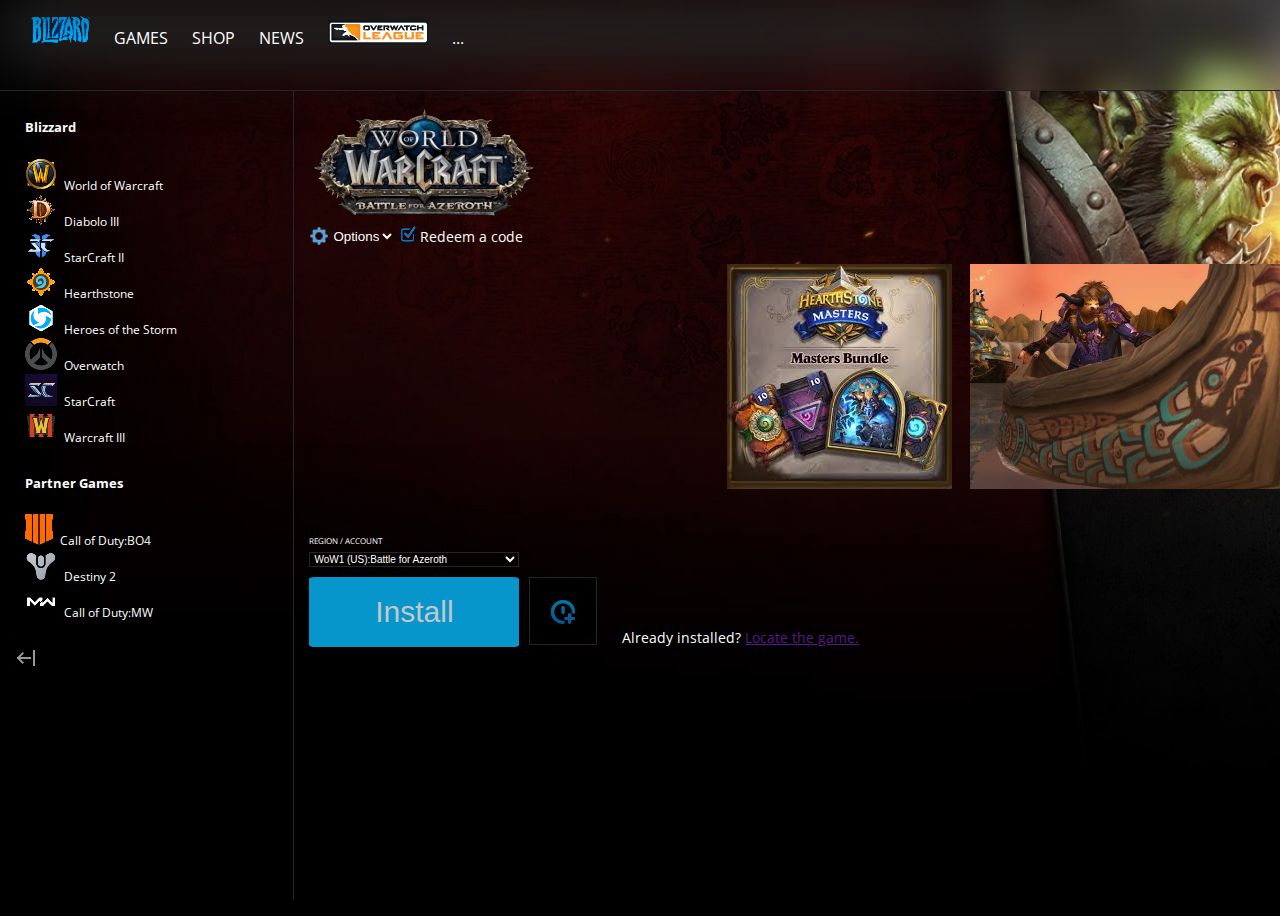
<file: index.html>
<!DOCTYPE html>
<html lang="en">

<head>
  <meta charset="utf-8">
  <title>Battle.net-Games</title>

  <link rel="stylesheet" media="screen" href="CSS_index.css">
  <meta name="viewport" content="width=device-width, initial-scale=1.0">
  <meta name="author" content="Kremena">
  <link href="https://fonts.googleapis.com/css?family=Open+Sans:400,600,700&display=swap" rel="stylesheet">
</head>

<body id="games">
  <header class="headerK">
    <!--header bg-->
    <div class="nav-bg"> </div>
    <!--header nav-->
    <nav class="navK">
      <a href="#" class="imgMenu"><img src="images/blizz.png" class="bliz_button"></a>
      <a href="index.html">games</a>
      <a href="shop.html">shop</a>
      <a href="news.html">news</a>
      <a href="#" class="imgMenu"><img src="images/overwatchL.png" class="bliz_button"></a>
      <a href="settings.html">...</a>
    </nav>
    <!-- birthe works on this
    <div class="bartopright">
      <span><img src=""></span>
      <span><img src=""></span>
      <span><img src=""></span>
      <span><img src=""></span>
    </div> -->

  </header>
  <!--main article-->
  <div class="mainK">
    <div class="Wow_logo"><img src="images/WoW_logo.png" class="WoW_logo"></div>
    <div class="OptRedeem">
      <img src="images/bluecog.png"><select name="options" class="OptionsK">
        <option value="Options">Options</option>
      </select>
      <span class="RedeemK"><img src="images/blue_check_box.png"> Redeem a code</span>
    </div>
    <div class="videos">
      <span class="videoK"><iframe width="400" height="225" src="https://www.youtube.com/embed/wzq3sCT9NO4" frameborder="0" allow="accelerometer; autoplay; encrypted-media; gyroscope; picture-in-picture" allowfullscreen></iframe></span>
      <span class="Hearthstone"><img src="images/HearthStone.jpeg" alt="HearthStone"></span>
      <span class="microholiday"><img src="images/MicroHoliday.jpg" alt="micro-holiday"></span>
    </div>
    <footer>
      <label class="labelK">Region / Account</label>
      <select name="region" class="regionK">
        <option value="wowus">WoW1 (US):Battle for Azeroth</option>
        <option value="woweu">WoW1 (EU):Battle for Azeroth</option>
      </select>
      <div class="bottomLine">
        <span class="ButtonK"><button type="button" name="Install" class="buttonK">Install</button></span>
        <span class="on"><img src="images/on.png" class="ON"></span>
        <span> Already installed? <a href="" download="file name here"> Locate the game.</a></span>
      </div>
    </footer>
  </div>
  <!--left menu-->
  <aside>
    <h5>Blizzard</h5>
    <ul>
      <li class="WoW">World of Warcraft</li>
      <li class="Diabolo">Diabolo III</li>
      <li class="SCII">StarCraft II</li>
      <li class="HS">Hearthstone</li>
      <li class="HoS">Heroes of the Storm</li>
      <li class="Overwatch">Overwatch</li>
      <li class="SC">StarCraft</li>
      <li class="WC">Warcraft III</li>
    </ul>
    <h5>Partner Games</h5>
    <ul>
      <li class="CoD">Call of Duty:BO4</li>
      <li class="Destiny2">Destiny 2</li>
      <li class="CoDMW">Call of Duty:MW</li>
    </ul>
    <footer><img src="images/back_arrow.png" alt="back arrow"></footer>
  </aside>

</body>

</html>
</file>
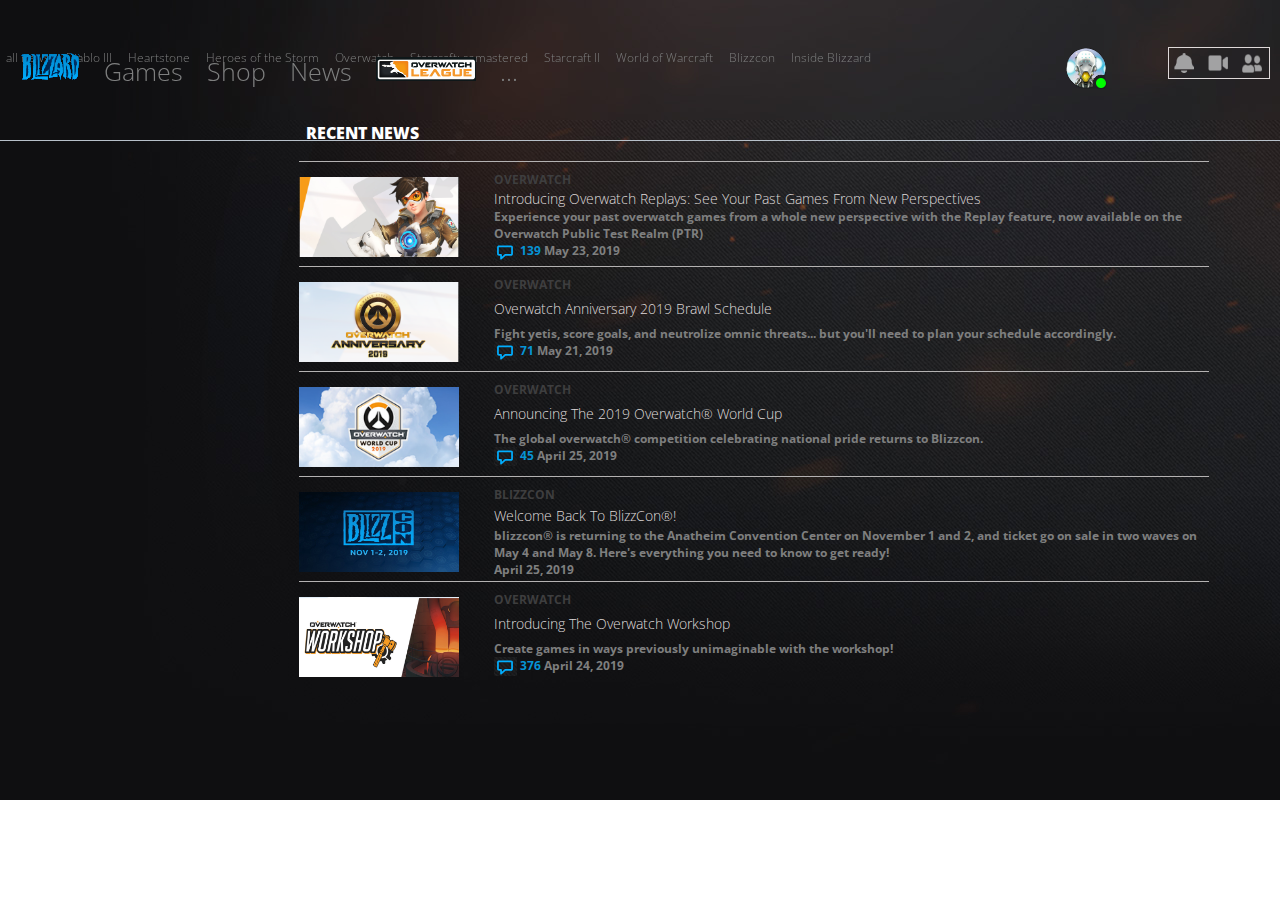
<file: news.html>
<!DOCTYPE html>
<html lang="en">
<head>
    <meta charset="UTF-8">
    <meta name="viewport" content="width=device-width, initial-scale=1.0">
    <link rel="stylesheet" media="screen" href="style.css">
    <title>Battle.net - News</title>
    <link href="https://fonts.googleapis.com/css?family=Open+Sans:400,600,700&display=swap" rel="stylesheet">
</head>
<body id= "news">

<div class="news-page"> 

<header class="df jc-sb">
    <nav class="navB">
        <div class="nav-left">
            <a href="/blizz/"><img src="images/blizz.png" class="bliz_button"></a>
            <a href="index.html">games</a>
            <a href="news.html">shop</a>
            <a href="news.html">news</a>
            <a href="#"><img src="images/overwatchL.png"></a>
            <a href="settings.html">...</a>
        </div> 
    </nav>
    <div class="df">
            <div class="header-profile">
                <a class="profile"><img src='images/profile.png' alt="profile"> </a>
            </div> 
            <div class="header-img">          
                <a class="bell"><img src='images/bell.png' alt="bell"></a>
                <a class="video"><img src='images/video.png' alt="video"></a>
                <a class="user"><img src='images/user.png' alt="user"></a>     
            </div>  
    </div>
                                     
</header>


<div class="nav-right">
        <ul>
          <li><a href="all news">all news</a></li>
          <li><a href="Diablo III">Diablo III</a></li>
          <li><a href="Heartstone">Heartstone</a></li>
          <li><a href="Heroes of the Storm">Heroes of the Storm</a></li>
          <li><a href="Overwatch">Overwatch</a></li>
          <li><a href="Starcraft: remastered">Starcraft: remastered</a></li>
          <li><a href="Starcraft II">Starcraft II</a></li>
          <li><a href="World of Warcraft">World of Warcraft</a></li>
          <li><a href="Blizzcon">Blizzcon</a></li>
          <li><a href="Inside Blizzard">Inside Blizzard</a></li>
        </ul>
</div>  



<div class="article">
        <H2>RECENT NEWS</H2>
    <div class="news1"> 
        <H1>OVERWATCH</H1>
        <H3>Introducing overwatch replays: see your past games from new perspectives</H3>
     <p>Experience your past overwatch games from a whole new perspective with the Replay feature, now available on the <br> 
        Overwatch Public Test Realm (PTR) <br> 
        <a class="comment"><img src='images/comments.png' alt="comment"></a>
        <span>139</span> May 23, 2019</p>
    </div>

    <a class="tracer">
    <img src='images/tracer.png' alt="tracer"></a>

    <div class="news2">
        <H1>OVERWATCH</H1>
        <H3>overwatch anniversary 2019 brawl schedule</H3>
    <p>Fight yetis, score goals, and neutrolize omnic threats... but you'll need to plan your schedule accordingly.<br> 
        <a class="comment"><img src='images/comments.png' alt="comment"></a>
        <span>71</span> May 21, 2019</p>
    </div>

    <a class="anniversary"><img src='images/anniversary.png' alt="anniversary"></a>

    <div class="news3"> 
        <H1>OVERWATCH</H1>
        <H3>announcing the 2019 overwatch® world cup</H3>
    <p>The global overwatch® competition celebrating national pride returns to Blizzcon.<br> 
        <a class="comment"><img src='images/comments.png' alt="comment"></a>
        <span>45</span> April 25, 2019 </p>
    </div>

    <a class="worldcup">
    <img src='images/worldcup.png' alt="worldcup"></a>
    

    <div class="news4"> 
        <H1>BLIZZCON</H1>
        <H3>Welcome back to blizzCon®!</H3>
    <p>blizzcon® is returning to the Anatheim Convention Center on November 1 and 2, and ticket go on sale in two waves on
         May 4 and May 8. Here's everything you need to know to get ready!<br> 
         April 25, 2019</p>
        </div>

    <a class="blizzcon">
    <img src='images/blizzcon.jpg' alt="blizzcon"></a>

    <div class="news5"> 
        <H1>OVERWATCH</H1>
        <H3>Introducing the overwatch workshop</H3>
    <p>Create games in ways previously unimaginable with the workshop!<br> 
        <a class="comment"><img src='images/comments.png' alt="comment"></a>
        <span>376</span> April 24, 2019 </p></div>

    <a class="workshop">
    <img src='images/Workshop.png' alt="workshop"> </a>

</div>
</body>
</html>
</file>
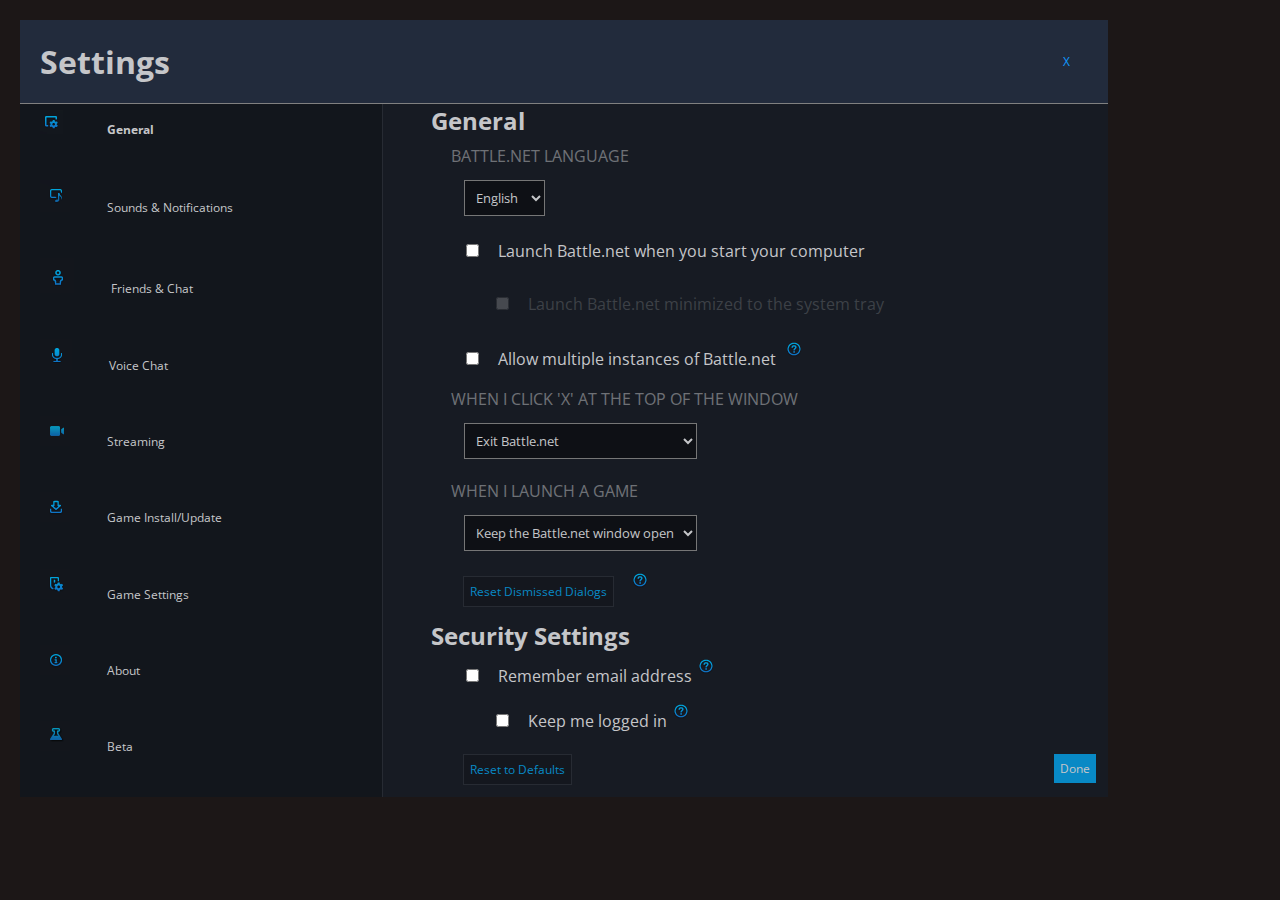
<file: settings.html>
<!DOCTYPE html>
<html lang="en">
  <head>
    <meta charset="utf-8">
    <title>Battle.net-Settings</title>
    <link href="https://fonts.googleapis.com/css?family=Open+Sans:400,600,700&display=swap" rel="stylesheet">
    <link rel="stylesheet" href="style.css">
  </head>
  <body id="settings">
  <div class="wrapperd">
    <div class="settingsd">

        <h1>Settings</h1>
        <input type="button" onclick="alert('Greetings :  Birthe...Kremena...Brecht...Danny')" value="X">
    </div>
  <!----------------------start nav------------->
    <div class="navd">
      <p>
        <img src="images/general5.png" alt="general">
        <a href="settings.html"><input class="button1d" type="button" onclick="alert('Welcome in General')" value="General" /></a>
      </p>
      <p>
        <img src="images/sounds.png" alt="sound">
        <a href="settings.html">
            <input type="button" onclick="alert('Welcome to Sounds & Notifications')" value="Sounds & Notifications"></a>
      </p>
      <p>
        <img src="images/friends.png" alt="">
          <a href="settings.html"><input type="button" onclick="alert('Welcome in Friends & Chat')" value="Friends & Chat"></a>
      </p>

      <p>
        <img src="images/voice.png" alt="voice">
          <a  href="settings.html"><input type="button" onclick="alert('welcome to Voice Chat')" value="Voice Chat"></a>
      </p>

      <p>
        <img src="images/streaming.png" alt="streaming">
        <a href="settings.html"><input type="button" onclick="alert('Welcome by Streaming')" value="Streaming"></a>
      </p>

      <p>
        <img src="images/install.png" alt="install">
        <a href="settings.html"><input type="button" onclick="alert('Welcome by Game Install/Update')" value="Game Install/Update"></a>
      </p>

      <p>
        <img src="images/settings.png" alt="settings">
        <a href="settings.html"><input type="button" onclick="alert('Welcome by Game Settings')" value="Game Settings"></a>
      </p>

      <p>
        <img src="images/info.png" alt="info">
        <a href="settings.html"><input type="button" onclick="alert('What About')" value="About"></a>
      </p>

      <p>
        <img src="images/beta.png" alt="beta">
        <a href="settings.html"><input type="button" onclick="alert('Welcome in Beta')" value="Beta"></a>
      </p>

    </div>
<!--------------end nav -  start form------------------------->
    <div class="formd">
      <h2 class="h2d">General</h2>

      <form >

      <span class="fined"><p >BATTLE.NET LANGUAGE</p></span>
         <select name="Language" size="1">
         <option value="english">English</option>
         <option value="dutch">dutch</option>
         <option value="french">french</option>
         <option value="german">german</option>
         </select><br>
         <p>
      <div class="boxd">

         <input type="checkbox" name="Battle.net"value="launch">
          Launch Battle.net when you start your computer</br>

        <div class="launchd">
         <input type="checkbox" name="Battle.net min"     value="Launch min">
          Launch Battle.net minimized to the system tray <br>
        </div>
         <input type="checkbox" name="multiple" value="allow multiple">
          Allow multiple instances of Battle.net <img src="images/question.png" alt="question"></br>
        </p>
     </div>
    <span class="fined"><p>WHEN I CLICK 'X' AT THE TOP OF THE WINDOW</p></span>

        <select name="play exit" size="1">
        <option value="exit">Exit Battle.net</option>
        <option value="play">Keep the Battle.net window open</option>
        </select><br>

    <span class="fined"><p>WHEN I LAUNCH A GAME</p></span>

        <select name="exit play" size="1">
        <option value="play">Keep the Battle.net window open</option>
        <option value="exit">Exit Battle.net</option>
      </select><br>
      <p>
      <input type="reset" value="Reset Dismissed Dialogs"><img src="images/question.png" alt="question"></p>
  </form>
       <h2 class="h2d">Security Settings</h2>
  <form action="index.html">
     <input type="checkbox" name="e-mail">
       Remember email address<img src="images/question.png" alt="question"><br>
    <div class="logind">
    <input type="checkbox" name="login">
       Keep me logged in<img src="images/question.png" alt="question"> <br>
    </div>
       <p>
       <input type="reset" value="Reset to Defaults">
       <input class="submitd" type="submit" value="Done">
      </p>

 </form>
  </div>

  </div>

  </body>
</html>
</file>
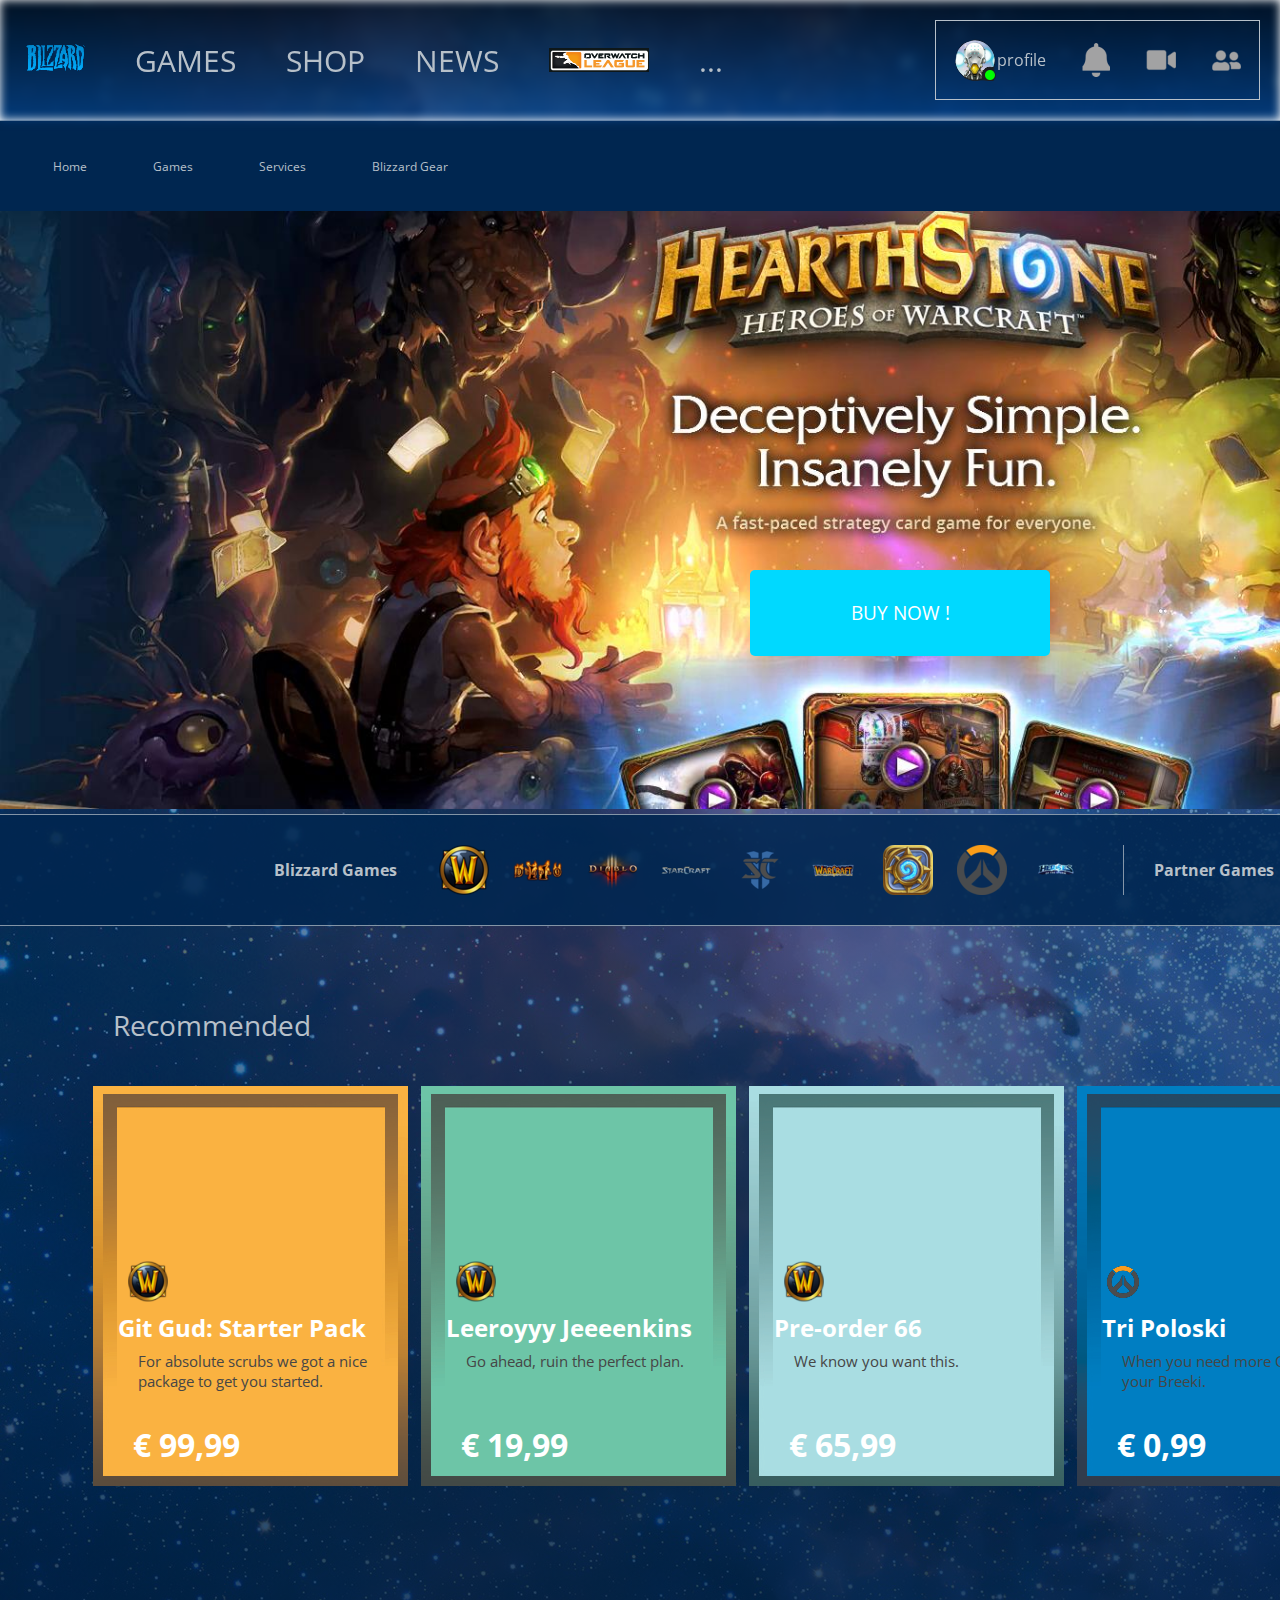
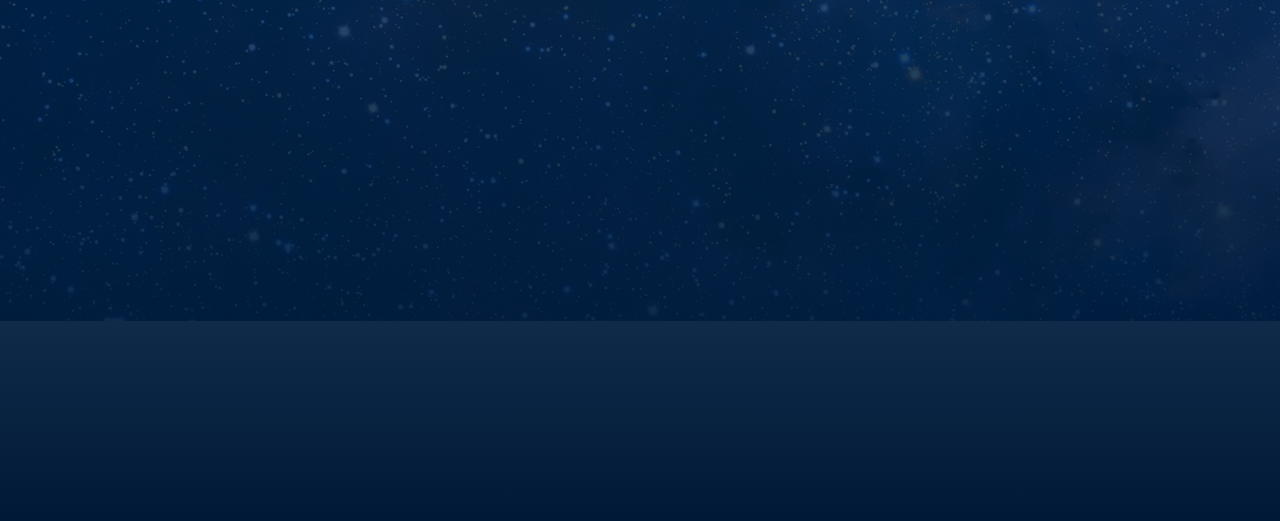
<file: shop.html>
<!DOCTYPE html>
<html lang="en">
<head>
    <meta charset="UTF-8">
    <meta name="viewport" content="width=device-width, initial-scale=1.0">
    <meta http-equiv="X-UA-Compatible" content="ie=edge">
    <title>Battle.net - Shop</title>

    <link href="https://fonts.googleapis.com/css?family=Open+Sans:400,600,700&display=swap" rel="stylesheet">
    <link rel="stylesheet" href="style.css">
</head>
<header>
    <div class="ground"></div>
        <nav class="headNav">
         <a href="#"><img src="images/blizz.png" class="bliz_button"></a>
         <a href="index.html">games</a>
         <a href="shop.html">shop</a>
         <a href="news.html">news</a>
         <a href="#"><img src="images/overwatchL.png"></a>
         <a href="settings.html">...</a>
        </nav>
        <nav class="iconNav">
         <a href="#"><img src="images/profile.png" alt="profile">profile</a>
         <a href="#"><img src="images/bell.png" alt="notifications"></a>
         <a href="#"><img src="images/video.png" alt="video"></a>
         <a href="#"><img src="images/user.png" alt="friends"></a>
        </nav>
</header>
<body id="shop" type="content">
    <div class="background" type="container">
        <nav class="subnav">
            <nav class="navbarLeft">
                <a href="index.html" name="Home">Home</a>
                <a href="Games"  name="Games">Games</a>
                <a href="Services" name="Services">Services</a>
                <a href="Blizzard Gear" name="Blizzard Gear">Blizzard Gear</a>
                <nav class="navbarRight">
                    <input type="text" placeholder="Search Shop">
                    <a href="#wishlist" name="Wishlist">Wishlist</a>
                    <a href="#blizzardBalance" name="Blizzard Balance">Blizzard Balance</a>
                </nav>
            </nav>
        </nav>
        <div class="shopBanner" type="container">
            <img class="banner" src="images/shop_banner.jpg" alt="banner">
            <button type="button" onclick="alert('Thank You for your Purchase')">BUY NOW !</button>
        </div>
        <div class="hotLinks" type="container">
            <h4>Blizzard Games</h4>
            <nav class="BlizzardGames" type="container">
                <img src="game_logos/world-of-warcraft-logo.png" alt="World Of Warcraft" href="">
                <img src="game_logos/Diablo-II-logo.png" alt="Diablo II" href="">
                <img src="game_logos/diablo_III_logo.png" alt="Diablo III" href="">
                <img src="game_logos/starcraft_logo.png" alt="Star Craft" href="">
                <img src="game_logos/starcraft-logo-dark.png" alt="Star Craft II" href="">
                <img src="game_logos/warcraft-logo.png" alt="War Craft II" href="">
                <img src="game_logos/hearthstone_logo.png" alt="Hearthstone" href="">
                <img src="game_logos/Overwatch_logo.png" alt="Overwatch" href="">
                <img src="game_logos/heroes-of-the-storm-png-2.png" alt="Heroes of the Storm" href="">
            </nav>
            <nav class="PartnerGames">
                <h4>Partner Games</h4>
                <img src="game_logos/modern_warfare_3_logo.png" alt="Modern Warfare 3" href="">
                <img src="game_logos/destiny_logo.png" alt="Destiny II" href="">
                <img src="game_logos/cod_blops4_logo.png" alt="Black Ops IV" href="">
            </nav>
        </div>
            <nav class="saleItems" type="nav">
                <div class="Recommended" type="content">
                    <p>Recommended</p>
                </div>
                <div class="Item1">
                    <img src="images/gitgud.jpg" alt="git Gud">
                    <h2>Git Gud: Starter Pack</h2>
                    <h3>For absolute scrubs we got a nice package to get you started.</h3>
                    <h1>€ 99,99</h1>
                </div>
                <div class="Item2">
                    <img src="images/leroyjenkins.jpg" alt="leroy">
                    <h2>Leeroyyy Jeeeenkins</h2>
                    <h3>Go ahead, ruin the perfect plan.</h3>
                    <h1>€ 19,99</h1>
                </div>
                <div class="Item3">
                    <img src="images/preorder.jpg" alt="pre-order">
                    <h2>Pre-order 66</h2>
                    <h3>We know you want this.</h3>
                    <h1>€ 65,99</h1>
                </div>
                <div class="Item4">
                    <img src="images/tripoloski.jpg" alt="cis">
                        <h2>Tri Poloski</h2>
                        <h3>When you need more Cheeki to your Breeki.</h3>
                        <h1>€ 0,99</h1>
                </div>
                <div class="Item5">
                    <img src="images/clickfarm.jpg" alt="clickfarming">
                        <h2>BOT Alvin</h2>
                        <h3>Chinese clickfarming</h3>
                        <h1>Free Trial</h1>
                </div>
             </nav>
        
</body>
</html>
</file>
<file: CSS_index.css>
html, body, .mainK {
  height: 100%;
  margin: 0;
  padding: 0;
  font-family: 'Open Sans', sans-serif;
}

#games {
  display: grid;
  grid-template-columns: 23% 77%;
  grid-template-rows: 10% 90%;
  grid-template-areas:
  "headerK ."
  "aside mainK"
  ;
  background-image: url("images/backgroundk.jpg");
  background-repeat: no-repeat;
  background-size: cover;
  background-color: black;
}
/*header*/
.headerK {
  color: #FFFFFF;
  grid-column-start: 1;
  grid-column-end: 3;
  height: 45px;
  /*background-color: black;*/
}

.nav-bg {
  grid-area: header;
  position: relative;
  background-color: #262626;
  background-position: center;
  background-size: cover;
  width: 100%;
  height: 60px;
  overflow: hidden;
  filter: blur(30px);
}

.headerK a:hover {
  position: relative;
  font-size: 18px;
  text-shadow:
    0 0 5px #fff,
    0 0 10px #fff,
    0 0 20px #fff,
    0 0 40px #0ff,
    0 0 80px #0ff,
    0 0 90px #0ff,
    0 0 100px #0ff,
    0 0 150px #0ff;
}

.bliz-button {
  padding-top: 20px;
}

.navK {
  top: 15px;
  grid-area: header;
  position: absolute;
  height: 60px;
  width:100%;
  margin-left: 20px;
}

.navK a {
  padding: 10px;
  text-decoration: none;
  text-transform: uppercase;
  font-size: 16px;
  color: white;
}

img .bliz_button {
  padding-top: 10px;
}
/*main article*/

.mainK {
  display: flex;
  flex-direction: column;
  align-items: flex-start;
  justify-content: flex-start;
  position: relative;
  color: white;
  grid-column-start: 2;
  grid-column-end: 3;
  grid-row-start: 2;
  grid-row-end: 3;
  border-top: 1px solid #262626;
  font-size: 14px;
  padding-left: 15px;
  padding-top: 15px;
}

.WoW_logo {
  height: auto;
  width: auto;
}

.OptRedeem {
  display: flex;
}

.OptionsK {
  background-color: transparent;
  border: none;
  color: white;
}

.RedeemK {
  flex: auto;
  padding-left: 5px;
}

.videos {
  display: flex;
  justify-content: flex-start;
}

.videoK {
  flex: 60%;
  position: relative;
  padding-top: 20px;
  padding-bottom: 20px;
}

.Hearthstone {
  flex: 20%;
  padding: 18px;
  height: 225px;
  width: auto;
}
.microholiday {
  flex: 20%;
  padding-top: 18px;
  padding-bottom: 18px;
  height: 225px;
  width: auto;
}

.mainK footer {
  display: flex;
  flex-direction: column;
  text-align: left;
  flex: auto;
  padding-bottom: 20px;
  padding-top: 20px;
  align-content: flex-end;
  height: 150px;
}

.labelK {
  padding-bottom: 6px;
  font-size: 8px;
  text-transform: uppercase;
}

.regionK {
  width: 210px;
  background-color: transparent;
  border: 1px solid #262626;
  color: white;
  font-size: 10px;
}

.bottomLine {
  display: flex;
  padding-top: 10px;
  height: 70px;
  width: 550px;
  align-items: flex-end;
}

.ButtonK {
  padding-right: 10px;
}

.buttonK {
  flex: auto;
  color: #c5c6c9;
  background-color: #0696cb;
  border: none;
  border-radius: 3%;
  height: 70px;
  width: 210px;
  font-size: 30px;
}

.on {
  flex: auto;
  height: 70px;
  width: 70px;
}

.ON {
    border: 1px solid #262626;
}

/*aside*/

aside {
  color: white;
  border-right: 1px solid #262626;
  border-top: 1px solid #262626;
}

aside ul {
  list-style-type: none;
  font-size: 12px;
  padding-left: 20px;
}
aside ul li {
  padding-left: 5px;
  align-items: center;
}

aside h5 {
  padding-left: 25px;
  padding-top: 5px;
}


aside ul li.WoW{
  list-style: inside url("game_logos/WoW.png");
}
aside ul li.Diabolo {
  list-style: inside url("game_logos/diaboloIII.png");
}
aside ul li.SCII {
  list-style: inside url("game_logos/scII.png");
}
aside ul li.HS {
  list-style: inside url("game_logos/SC.png");
}
aside ul li.HoS {
  list-style: inside url("game_logos/HoS.png");
}
aside ul li.Overwatch {
  list-style: inside url("game_logos/Overwatch.png");
}
aside ul li.SC {
  list-style: inside url("game_logos/starcraft.png");
}
aside ul li.WC {
  list-style: inside url("game_logos/WCIII.png");
}
aside ul li.CoD {
  list-style: inside url("game_logos/CoD.png");
}
aside ul li.Destiny2 {
  list-style: inside url("game_logos/Destiny2.png");
}
aside ul li.CoDMW {
  list-style: inside url("game_logos/CoDMW.png");
}

aside ul li:hover {
  font-size: 110%;
  border-left: 1px solid #0696cb;
  color: white;
  font-weight: bold;
  background-color: #201317;
}

aside footer {
  padding-bottom: 20px;
  height: 25px;
}
</file>
<file: style.css>
* {
    padding: 0;
    margin: 0;
    font-family: 'Open Sans', sans-serif, Arial;
}

#news {
    background-image: url(images/backgroundb.jpg);
    background-repeat: no-repeat;
}

.news-page h1 {
    font: bold 12px 'Open Sans', sans-serif, Arial;
    text-transform: uppercase;
    color: #3e3e3f;
    margin: -20 0 0 0;
}

.news-page h2 {
    font: bold 16px 'Open Sans', sans-serif, Arial;
    font-weight: 900;
    text-transform: uppercase;
    color: white;
}

.news-page h3 {
    font: 14px 'Open Sans', sans-serif, Arial;
    font-weight: lighter;
    text-transform: capitalize;
    color: rgb(223, 217, 217);
}

.news-page p {
    font: bold 12px 'Open Sans', sans-serif, Arial;
    color: #7e7f7f;
}

.news-page a {
    font: lighter 12px 'Open Sans', sans-serif, Arial;
    color: #7e7f7f;
    text-decoration: none;
}

.df {
    display: flex;
    margin-right: 20px;
}

.jc-sb {
    justify-content: space-between;
}

.header-profile{
    margin-right: 60px;
}

.article>a>img {
    width: 160px;
    height: 80px;
    border: 0;
}

.header-img>a>img {
    padding: 5px;
    width: 20px;
    height: 20px;
}
.header-img{
    border: 1px solid rgb(223, 217, 217);   
    height: 30px;
    width: 100px;

}


.news-page li {
    display: inline;
    padding: 6px;
}

.news-page {
    position: relative;
    color: white;
}

.df.jc-sb{
    color: #FFFFFF;
    /* Safari */
    position: fixed;
    top: 0;
    text-transform: capitalize;
    padding: 10px;
    text-align: justify;
    width: 100%;
}


.nav-right{
    position: fixed;
    top: 45px;
}


.article {
    width: 1300px;
    height: 700px;
    display: grid;
    flex-direction: row;
    grid-template-columns: 23% 15% 45% 10%;
    grid-template-rows: 10% 13% 15% 15% 15% 15% 15%;
}

.navB a {
    position: relative;
    font-size: 25px;
    padding: 10px;
}

.navB a:hover {
    color: white;
    text-shadow: 2px 2px 4px #ddd5d5;
}

.news-page h2 {
    display: grid;
    grid-column: 2;
    grid-row: 3;
    margin: -39px 0px 0px 7px;
}

.news-page h1 {
    display: grid;
    grid-column: 1;
    grid-row: 1;
    margin: 10px 0px 0px 0px;
}

.comment {
    vertical-align: text-top;
}

.article span {
    color: #0694d6;
}

.news1 {
    display: grid;
    grid-column: 3/5;
    grid-row: 3;
}

.tracer {
    display: grid;
    grid-column: 2/5;
    grid-row: 3;
    border-top: 1px solid rgb(180, 178, 178);
    padding-top: 15px;
}

.news2 {
    display: grid;
    grid-column: 3/5;
    grid-row: 4;
}

.anniversary {
    display: grid;
    grid-column: 2/5;
    grid-row: 4;
    border-top: 1px solid rgb(180, 178, 178);
    padding-top: 15px;
}

.news3 {
    display: grid;
    grid-column: 3/5;
    grid-row: 5;
}

.worldcup {
    display: grid;
    grid-column: 2/5;
    grid-row: 5;
    border-top: 1px solid rgb(180, 178, 178);
    padding-top: 15px;
}

.news4 {
    display: grid;
    grid-column: 3/5;
    grid-row: 6;
}

.blizzcon {
    display: grid;
    grid-column: 2/5;
    grid-row: 6;
    border-top: 1px solid rgb(180, 178, 178);
    padding-top: 15px;
}

.news5 {
    display: grid;
    grid-column: 3/5;
    grid-row: 7;
}

.workshop {
    display: grid;
    grid-column: 2/5;
    grid-row: 7;
    border-top: 1px solid rgb(180, 178, 178);
    padding-top: 15px;
}

    /* -----------------index.html-------------*/

    #games {
      display: grid;
      grid-template-columns: 23% 77%;
      grid-template-rows: 10% 90%;
      grid-template-areas:
      "headerK ."
      "aside mainK"
      ;
      background-image: url("images/backgroundk.jpg");
      background-repeat: no-repeat;
      background-size: cover;
      background-color: black;
    }
    /*header*/
    .headerK {
      color: #FFFFFF;
      grid-column-start: 1;
      grid-column-end: 3;
      height: 45px;
      /*background-color: black;*/
    }

    .nav-bg {
      grid-area: header;
      position: relative;
      background-color: #262626;
      background-position: center;
      background-size: cover;
      width: 100%;
      height: 60px;
      overflow: hidden;
      filter: blur(30px);
    }

    .headerK a:hover {
      position: relative;
      font-size: 18px;
      text-shadow:
        0 0 5px #fff,
        0 0 10px #fff,
        0 0 20px #fff,
        0 0 40px #0ff,
        0 0 80px #0ff,
        0 0 90px #0ff,
        0 0 100px #0ff,
        0 0 150px #0ff;
    }

    .bliz-button {
      padding-top: 20px;
    }

    .navK {
      top: 15px;
      grid-area: header;
      position: absolute;
      height: 60px;
      width:100%;
      margin-left: 20px;
    }

    .navK a {
      padding: 10px;
      text-decoration: none;
      text-transform: uppercase;
      font-size: 16px;
      color: white;
    }

    img .bliz_button {
      padding-top: 10px;
    }
    /*main article*/

    .mainK {
      display: flex;
      flex-direction: column;
      align-items: flex-start;
      justify-content: flex-start;
      position: relative;
      color: white;
      grid-column-start: 2;
      grid-column-end: 3;
      grid-row-start: 2;
      grid-row-end: 3;
      border-top: 1px solid #262626;
      font-size: 14px;
      padding-left: 15px;
      padding-top: 15px;
    }

    .WoW_logo {
      height: auto;
      width: auto;
    }

    .OptRedeem {
      display: flex;
    }

    .OptionsK {
      background-color: transparent;
      border: none;
      color: white;
    }

    .RedeemK {
      flex: auto;
      padding-left: 5px;
    }

    .videos {
      display: flex;
      justify-content: flex-start;
    }

    .videoK {
      flex: 60%;
      position: relative;
      padding-top: 20px;
      padding-bottom: 20px;
    }

    .Hearthstone {
      flex: 20%;
      padding: 18px;
      height: 225px;
      width: auto;
    }
    .microholiday {
      flex: 20%;
      padding-top: 18px;
      padding-bottom: 18px;
      height: 225px;
      width: auto;
    }

    .mainK footer {
      display: flex;
      flex-direction: column;
      text-align: left;
      flex: auto;
      padding-bottom: 20px;
      padding-top: 20px;
      align-content: flex-end;
      height: 150px;
    }

    .labelK {
      padding-bottom: 6px;
      font-size: 8px;
      text-transform: uppercase;
    }

    .regionK {
      width: 210px;
      background-color: transparent;
      border: 1px solid #262626;
      color: white;
      font-size: 10px;
    }

    .bottomLine {
      display: flex;
      padding-top: 10px;
      height: 70px;
      width: 550px;
      align-items: flex-end;
    }

    .ButtonK {
      padding-right: 10px;
    }

    .buttonK {
      flex: auto;
      color: #c5c6c9;
      background-color: #0696cb;
      border: none;
      border-radius: 3%;
      height: 70px;
      width: 210px;
      font-size: 30px;
    }

    .on {
      flex: auto;
      height: 70px;
      width: 70px;
    }

    .ON {
        border: 1px solid #262626;
    }

    /*aside*/

    aside {
      color: white;
      border-right: 1px solid #262626;
      border-top: 1px solid #262626;
    }

    aside ul {
      list-style-type: none;
      font-size: 12px;
      padding-left: 20px;
    }
    aside ul li {
      padding-left: 5px;
      align-items: center;
    }

    aside h5 {
      padding-left: 25px;
      padding-top: 5px;
    }


    aside ul li.WoW{
      list-style: inside url("game_logos/WoW.png");
    }
    aside ul li.Diabolo {
      list-style: inside url("game_logos/diaboloIII.png");
    }
    aside ul li.SCII {
      list-style: inside url("game_logos/scII.png");
    }
    aside ul li.HS {
      list-style: inside url("game_logos/SC.png");
    }
    aside ul li.HoS {
      list-style: inside url("game_logos/HoS.png");
    }
    aside ul li.Overwatch {
      list-style: inside url("game_logos/Overwatch.png");
    }
    aside ul li.SC {
      list-style: inside url("game_logos/starcraft.png");
    }
    aside ul li.WC {
      list-style: inside url("game_logos/WCIII.png");
    }
    aside ul li.CoD {
      list-style: inside url("game_logos/CoD.png");
    }
    aside ul li.Destiny2 {
      list-style: inside url("game_logos/Destiny2.png");
    }
    aside ul li.CoDMW {
      list-style: inside url("game_logos/CoDMW.png");
    }

    aside ul li:hover {
      font-size: 110%;
      border-left: 1px solid #0696cb;
      color: white;
      font-weight: bold;
      background-color: #201317;
    }

    aside footer {
      padding-bottom: 20px;
      height: 25px;
    }

/*  */
/* Battle.net - Shop */
/* Brecht Nulens */
/*  */
* {
    margin: 0;
    padding: 0;
}

/* GENERAL SHOP */
#shop {
    font-family: 'Open Sans', sans-serif;
}

.background {
    background-image: linear-gradient(to bottom,rgba(0, 118, 253, 0.411), rgb(0, 25, 54)),
    url('images/galaxy-wallpaper-11.jpg');
    background-repeat: no-repeat; 
    
    width: 1800px;
    height: 2000px;

    z-index: -10;
}

/* HOOFDBALK */
.ground {
    
    background-image: linear-gradient(to top,rgba(2, 64, 134, 0.884), rgba(0, 18, 39, 0.925)),
    url('images/galaxy-wallpaper-11.jpg');
    filter: blur(5px);
    width: 1800px;
    height: 100%;
    background-position: center;
    background-repeat: no-repeat;
    background-size: cover;
}

.headNav {
    display: flex;
    align-items: center;
    position: absolute;
}

.headNav a {
    display: block;
    justify-content: space-between;
    padding-left: 25px;
    padding-right: 25px;
    font-weight: 400;
    text-decoration: none;
    text-transform: uppercase;
    font-size: 30px;
    color: #b7c0c9;
}

header {
    display: flex;
    align-items: center;
    z-index: 12;
    height: 120px;  
    position: sticky;
    top: 0;

    border-bottom: solid 1px #b7c0c9;
}

header a:hover {
    position: relative;
    font-size: 32px;
    text-shadow:
    0 0 5px #fff,
    0 0 10px #fff,
    0 0 20px #fff,
    0 0 40px #0ff,
    0 0 80px #0ff,
    0 0 90px #0ff,
    0 0 100px #0ff,
    0 0 150px #0ff;
}

.bliz-button {
    padding-top: 20px;
}

.iconNav {
    display: flex;
    align-items: center;
    position: absolute;
    right: 20px;
    border: solid 1px #b7c0c9;
}

.iconNav a {
    display: flex;
    align-items: center;
    text-decoration: none;
    color: #b7c0c9;
    padding: 18px;
}

/* SUBNAV */
.subnav {
    display: inline-block;
    background-color:rgba(0, 38, 80, 1);
    
    height: 50px;
    width: 1760px;
    z-index: 2;
    padding: 20px;
}

.subnav a, input {
    display: flexbox;
    flex-direction: row;
    flex-wrap: wrap;
    
    text-decoration: none;
    color: #b7c0c9;

    font-size: 12px;
    
    padding-left: 18px;
    padding-right: 18px;
    box-sizing: border-box;

    margin: 15px;
    -webkit-transition: margin 0.5s ease-out;
    -moz-transition: margin 0.5s ease-out;
    -o-transition: margin 0.5s ease-out;
}

.subnav .navbarLeft {
    display: flex;
    justify-content: flex-start;
    align-items: center;
    box-sizing: border-box;
    flex: 70%;
}
.subnav .navbarRight {
    display: flex;
    justify-content: flex-end;
    align-items: center;
    box-sizing: border-box;
    flex: 70%;
  
}
/* BANNER */
.shopBanner .banner {
    position: relative;
    width: 1800px;
    height: auto;
    z-index: 2;
}

.shopBanner button {
    position: absolute;
    left: 750px;
    top: 570px;

    background-color: rgb(0, 217, 255);
    color: white;
    font-size: 19px;
    padding: 30px;
    border: none;
    cursor: pointer;
    border-radius: 5px;

    width: 300px;
    z-index: 3;
}

/* HOTLINKS */
.hotLinks {
    display: flex;
    justify-content: center;
    align-items: center;
    background-color: rgba(0, 37, 80, 0.877);
    color: #b7c0c9;

    border-top: solid 1px rgba(183, 192, 201, 0.719);
    border-bottom: solid 1px rgba(183, 192, 201, 0.719);
    max-height: 80px;
    width: 1740px;
    padding: 30px;
}

.BlizzardGames { 
    display: flex;
    align-items: center;
    padding-left: 30px;
    padding-right: 30px;
}

.PartnerGames {
    display: -webkit-flex;
    display: flex;
    align-items: center;
    padding-left: 30px;
    padding-right: 30px;
    border-left: solid 1px  rgba(183, 192, 201, 0.719);
}

.hotLinks img {
    padding-left: 12px;
    padding-right: 12px;
    transition: all .2s ease-in-out;
}

/* ON SALE ITEMS */
.saleItems {
    display: grid;
    grid-template-columns: 65px 300px 300px 300px 300px 300px 235px;
    grid-template-rows: 80px 80px 400px 1fr;
    grid-template-areas: 
    ". . . . . . ."
    ". Recommended . . . . ."
    ". Item1 Item2 Item3 Item4 Item5 ."
    ". . . . . . ."; 

    grid-column-gap: 28px;
}

.Item1{
    position: relative;
    grid-column-start: 2;
    grid-row-start: 3;
    grid-area: Item1;

    background-color: rgba(2, 10, 124, 0.404);
}

.Item2{
    position: relative;
    grid-column-start: 3;
    grid-row-start: 3;
    grid-area: Item2;

    background-color: rgba(2, 10, 124, 0.404);
}

.Item3{
    position: relative;
    grid-column-start: 4;
    grid-row-start: 3;
    grid-area: Item3;

    background-color: rgba(2, 10, 124, 0.404);
}

.Item4{
    position: relative;
    grid-column-start: 5;
    grid-row-start: 3;
    grid-area: Item4;

    background-color: rgba(2, 10, 124, 0.404);
}

.Item5{
    position: relative;
    grid-column-start: 6;
    grid-row-start: 3;
    grid-area: Item5;

    background-color: rgba(2, 10, 124, 0.404);
}

.Item1::before {
    content: url(game_logos/world-of-warcraft-logo.png);
    position: absolute;
    top: 170px;
    left: 30px;
    transform: scale(0.8);
}

.Item2::before {
    content: url(game_logos/world-of-warcraft-logo.png);
    position: absolute;
    top: 170px;
    left: 30px;
    transform: scale(0.8);
}

.Item3::before {
    content: url(game_logos/world-of-warcraft-logo.png);
    position: absolute;
    top: 170px;
    left: 30px;
    transform: scale(0.8);
}

.Item4::before {
    content: url(game_logos/Overwatch.png);
    position: absolute;
    top: 180px;
    left: 30px;
    
}

.Item5::before {
    content: url(game_logos/hearthstone_logo.png);
    position: absolute;
    top: 170px;
    left: 30px;
    transform: scale(0.8);
}

/* SALEITEMS */
.saleItems h1 {
  position: absolute;
  bottom: 20px;
  left: 20px;

  color: white;
  padding-left: 20px;
  padding-right: 20px;
}

.saleItems h2 {
    position: absolute;
    top: 225px;
    left: 25px;
    color: white;
    
}

.saleItems h3 {
    position: absolute;
    top: 265px;
    left: 25px;
    
    color: #464646;
    padding-left: 20px;
    padding-right: 20px;

    font-size: 15px;
    font-weight: 400;
}

.Recommended {
    position: relative;

    color: #b7c0c9;
    padding-left: 20px;
    padding-right: 20px;

    grid-area: Recommended;
    grid-column-start: 2;
    grid-row-start: 2;

    font-size: 28px;
    font-weight: 400;
}

.saleItems img {
    object-fit: cover;
    
    width: 315px;
    height: 400px;
    
}

/* EFFECTS */

.BlizzardGames img:hover {
    transform: scale(1.3);
}

.PartnerGames img:hover {
    transform: scale(1.3);
}

/*  Setting.css Danny  */
*{
  padding:0;
  margin:0;
}
#settings{
  background-color: #1c1717;
}
.wrapperd{
  height:60vh;
  width: 85vw;
  display:grid;
  grid-template-columns: 1fr 2fr;
  color:#c5c6c9;
  margin:20px;
}
.settingsd{
  display:grid;
  grid-template-columns: 1fr 1fr;
  grid-area: 1/1/2/3;
  border-bottom:0.1px solid grey;
  background-color: #222b3c;
}
.settingsd h1{
  grid-column: 1/2;
  margin:20px;
}
.settingsd input{
   background:transparent;
   color:#0f99ff;
   border:none;
   text-align:right;
   align-self: center;
   margin:20px;
}
 /*-----------start nav ------------*/
.navd{
  grid-area: 2/1/3/2;
  display:grid;
  align-items:flex-start;
  background-color: #12161c;
  padding-left: 20px;
  border-right: 1px solid #272b33;
}
.navd a input[type=button]{
    color: #c5c6c9;
    background-color:#12161c ;
    background:transparent;
    border:none;
}
.button1d{
  color: #c5c6c9;
  background-color:#12161c ;
  border:none;
  font-weight: bolder;
}
/*----------- end nav ---start form ---------------- */
.formd{
  display:grid;
  grid-template-columns: 1fr;
  justify-content: space-around;
  align-items:center;
  padding-left:3em;
  background-color: #171b23;

}
.formd .h2d{
  grid-column: 1/2;
  color: #c5c6c9;
}
.formd form{
  grid-column: 1/2;
  padding-left: 20px;
}
.fined p{
  opacity: .5;
  margin-top:.5em;
}
form .launchd{
  margin: 10px 0 10px 30px;
  color:#3d4147;
}
form .launchd input{
  opacity: 0.2;
  border:.1px solid #272b33;
}
form .logind{
  margin-left:30px;
}
form input[type=reset]{
  background-color:#14171e;
  color:#0889c5;
  margin:1em;
  padding:.5em;
  border:.2px solid #272b33;
}
form input[type=submit]{
  background-color: #0889c5;
  color:#c5c6c9;
  margin:1em;
  padding:.5em;
  border:none;
  float:right;
}
form select{
  background-color: #0e1015;
  color: #c5c6c9;
  margin:1em;
  padding:.5em;
}
</file>
